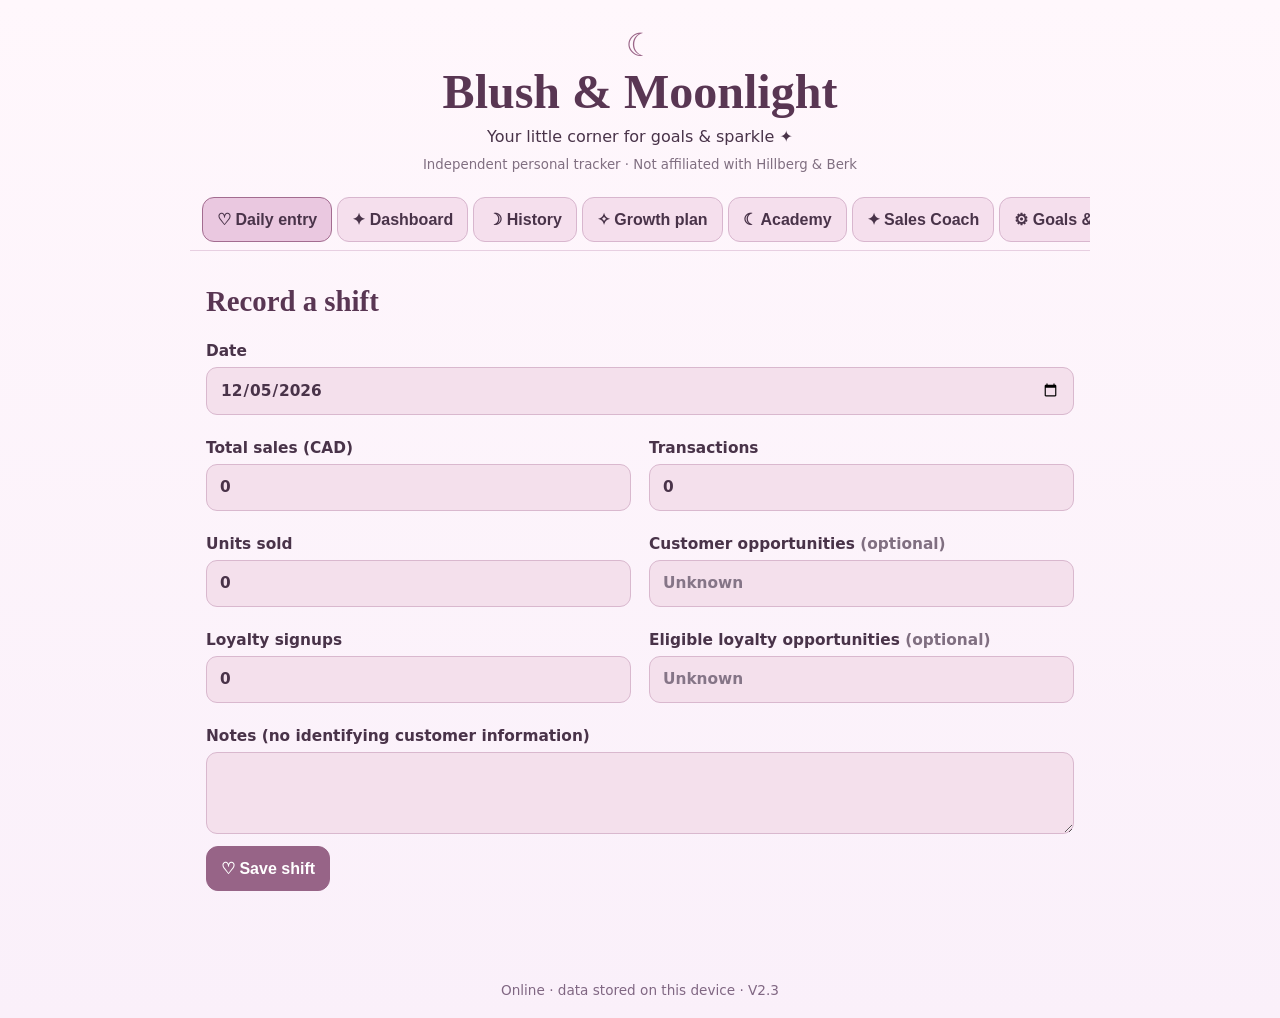
<file: index.html>
<!doctype html><html lang="en"><head><meta charset="utf-8"><meta name="viewport" content="width=device-width,initial-scale=1,viewport-fit=cover"><meta name="theme-color" content="#754a70"><meta name="description" content="Offline personal jewelry sales tracker"><link rel="manifest" href="manifest.webmanifest"><link rel="icon" href="icons/icon-192.png"><link rel="stylesheet" href="style.css"><title>Blush & Moonlight</title></head><body><header><div class="moon">☾</div><h1>Blush & Moonlight</h1><p>Your little corner for goals & sparkle ✦</p><small>Independent personal tracker · Not affiliated with Hillberg & Berk</small></header><nav aria-label="Sections"><button data-page="entry" class="active">♡ Daily entry</button><button data-page="dashboard">✦ Dashboard</button><button data-page="history">☽ History</button><button data-page="development">✧ Growth plan</button><button data-page="academy">☾ Academy</button><button data-page="coach">✦ Sales Coach</button><button data-page="goals">⚙ Goals & backup</button></nav><main><section id="entry" class="page"><h2>Record a shift</h2><form id="shiftForm"><label>Date<input type="date" id="date" required></label><div class="fields"><label>Total sales (CAD)<input id="sales" type="number" min="0" step="0.01" required value="0"></label><label>Transactions<input id="transactions" type="number" min="0" step="1" required value="0"></label><label>Units sold<input id="units" type="number" min="0" step="1" required value="0"></label><label>Customer opportunities <span class="hint">(optional)</span><input id="opportunities" type="number" min="0" step="1" placeholder="Unknown"></label><label>Loyalty signups<input id="signups" type="number" min="0" step="1" required value="0"></label><label>Eligible loyalty opportunities <span class="hint">(optional)</span><input id="eligible" type="number" min="0" step="1" placeholder="Unknown"></label></div><label>Notes (no identifying customer information)<textarea id="notes" rows="3" maxlength="500"></textarea></label><button class="primary" type="submit">♡ Save shift</button><p id="entryMessage" role="status"></p></form></section><section id="dashboard" class="page hidden"><h2>Performance overview</h2><label>Period<select id="period"><option value="week">This week (Mon–Sun)</option><option value="month">This month</option><option value="all">All time</option></select></label><div class="cards" id="cards"></div><div id="progress"></div><h3>Daily sales</h3><div id="bars"></div><h3>Little coaching notes ✦</h3><div id="coaching" class="panel"></div><aside class="santana-note" aria-label="A note for Santana"><div class="santana-note-title">♡ A Note for Santana ☠</div><p>I love you Santana and remember to tell yourself &quot;i've gotten a ton of work done today. ... a skele-ton.&quot; &lt;3</p><div class="santana-note-end">☾ ✧ ♡</div></aside></section><section id="history" class="page hidden"><h2>Saved shifts</h2><div id="historyList"></div></section><section id="development" class="page hidden">
<h2>✧ Your growth plan</h2><p>Three small areas of growth: selling thoughtfully, knowing your jewelry, and leading with care. All activities work offline.</p>
<div id="gamePlan" class="panel"></div>
<h3>Today's development check-in</h3>
<form id="growthForm" class="panel">
<label>Date<input type="date" id="growthDate" required></label>
<label>Sales practice<select id="salesPractice"><option value="discovery">Ask a thoughtful discovery question</option><option value="styling">Suggest a relevant coordinating piece</option><option value="loyalty">Explain loyalty benefits without pressure</option><option value="followup">Invite the customer to consider next steps</option></select></label>
<label>Product knowledge practice<select id="knowledgePractice"><option value="materials">Review metal and plating basics</option><option value="care">Explain jewelry care clearly</option><option value="styling">Practice layering and styling</option><option value="gifting">Practice gift discovery</option></select></label>
<label>Leadership practice<select id="leadershipPractice"><option value="support">Support a teammate during a busy moment</option><option value="feedback">Give specific, kind feedback</option><option value="prioritize">Prioritize tasks during a rush</option><option value="reflect">Reflect on one leadership decision</option></select></label>
<label><input type="checkbox" id="salesDone" class="inline-check"> Completed sales practice</label>
<label><input type="checkbox" id="knowledgeDone" class="inline-check"> Completed knowledge practice</label>
<label><input type="checkbox" id="leadershipDone" class="inline-check"> Completed leadership practice</label>
<label>One thing that went well<textarea id="growthWin" maxlength="350" rows="2" placeholder="Keep notes general; no names or confidential details"></textarea></label>
<label>One thing to try next time<textarea id="growthNext" maxlength="350" rows="2"></textarea></label>
<button class="primary" type="submit">Save development check-in</button><p id="growthMessage" role="status"></p>
</form>
<h3>Jewelry knowledge mini-quiz</h3><div class="panel"><p id="quizQuestion"></p><div id="quizAnswers" class="quiz-answers"></div><p id="quizFeedback" role="status"></p><button type="button" id="nextQuestion">Next question ↻</button></div>
<h3>Recent development</h3><div id="growthHistory"></div>
<p class="hint">Learning content is general jewelry guidance, not verified employer-specific product or policy information. Check approved product documentation before making claims to customers.</p>
</section><section id="academy" class="page hidden"><h2>☾ Moonlight Academy</h2><p>Short lessons, gentle progress, and practical skills. Your progress stays on this device.</p><h3>Performance trends</h3><div class="panel"><p>Compare recent shifts with the preceding period. Averages are calculated from recorded data, not estimated shifts.</p><label>Comparison window<select id="trendWindow"><option value="7">Last 7 days vs previous 7</option><option value="14">Last 14 days vs previous 14</option><option value="30">Last 30 days vs previous 30</option></select></label><div id="trendResults" aria-live="polite"></div></div><h3>Mini lessons</h3><div id="lessonList"></div><h3>Leadership scenarios</h3><div id="scenarioList"></div><h3>Little moon milestones ✧</h3><div id="achievements" class="panel"></div><p class="hint">Lessons provide general education. Confirm specific product materials, warranties, loyalty terms, and store policies using approved employer sources.</p></section><section id="coach" class="page hidden"><h2>✦ Personal Sales Coach</h2><p>Pick one gentle technique to practise, record what you tried, and compare your results over time. Everything stays on this device.</p><div id="coachRecommendation" class="panel" aria-live="polite"></div><h3>Technique tracker</h3><form id="coachForm" class="panel"><label>Shift date<input id="coachDate" type="date" required></label><label>Technique<select id="coachTechnique"><option value="discovery">Ask a thoughtful discovery question</option><option value="pairing">Offer a relevant coordinating piece</option><option value="loyalty">Explain approved loyalty benefits</option><option value="care">Share a verified care or styling tip</option></select></label><label>How many customer conversations did you practise it in? <span class="hint">(optional)</span><input id="coachCount" type="number" min="0" max="9999" step="1" placeholder="Not counted"></label><label>How did it feel?<select id="coachFeeling"><option value="comfortable">Comfortable</option><option value="learning">Still learning</option><option value="difficult">Challenging</option></select></label><label>Reflection (no names or confidential information)<textarea id="coachNotes" rows="2" maxlength="300" placeholder="What felt natural? What could improve?"></textarea></label><button class="primary" type="submit">Save technique practice</button><p id="coachMessage" role="status"></p></form><h3>What the numbers suggest</h3><div id="coachInsights" class="panel"></div><h3>Recent practice</h3><div id="coachHistory"></div><p class="hint">These are observational comparisons, not proof a technique caused sales to change. Foot traffic, promotions, shift length, and customer needs can all affect results. Respect customer choice and workplace policies.</p></section><section id="goals" class="page hidden"><h2>Goals & privacy</h2><form id="goalsForm"><div class="fields"><label>Weekly sales target ($)<input id="goalSales" type="number" min="0" step="0.01"></label><label>Average transaction target ($)<input id="goalAtv" type="number" min="0" step="0.01"></label><label>Units per transaction target<input id="goalUpt" type="number" min="0" step="0.01"></label><label>Conversion target (%)<input id="goalConversion" type="number" min="0" max="100" step="0.1"></label><label>Loyalty signup target (%)<input id="goalLoyalty" type="number" min="0" max="100" step="0.1"></label></div><button class="primary" type="submit">Save goals</button></form><h3>Backups</h3><p>Data stays in this browser's local storage on this device. Export regularly: clearing site data, uninstalling, or losing your phone can erase it. Backups are unencrypted, so store them privately.</p><button id="export">Export JSON backup</button> <label class="filebtn">Import JSON backup<input id="import" type="file" accept="application/json,.json" hidden></label><button id="csv">Export shifts CSV</button><p id="backupMessage" role="status"></p><h3>Privacy</h3><p>No account, server, analytics, or external API. Do not enter customer names, contact details, or confidential company data. Only record figures your employer permits you to keep.</p></section></main><footer><span id="offlineStatus">Checking offline status…</span> · V2.3</footer><script src="app.js" defer></script></body></html>
</file>
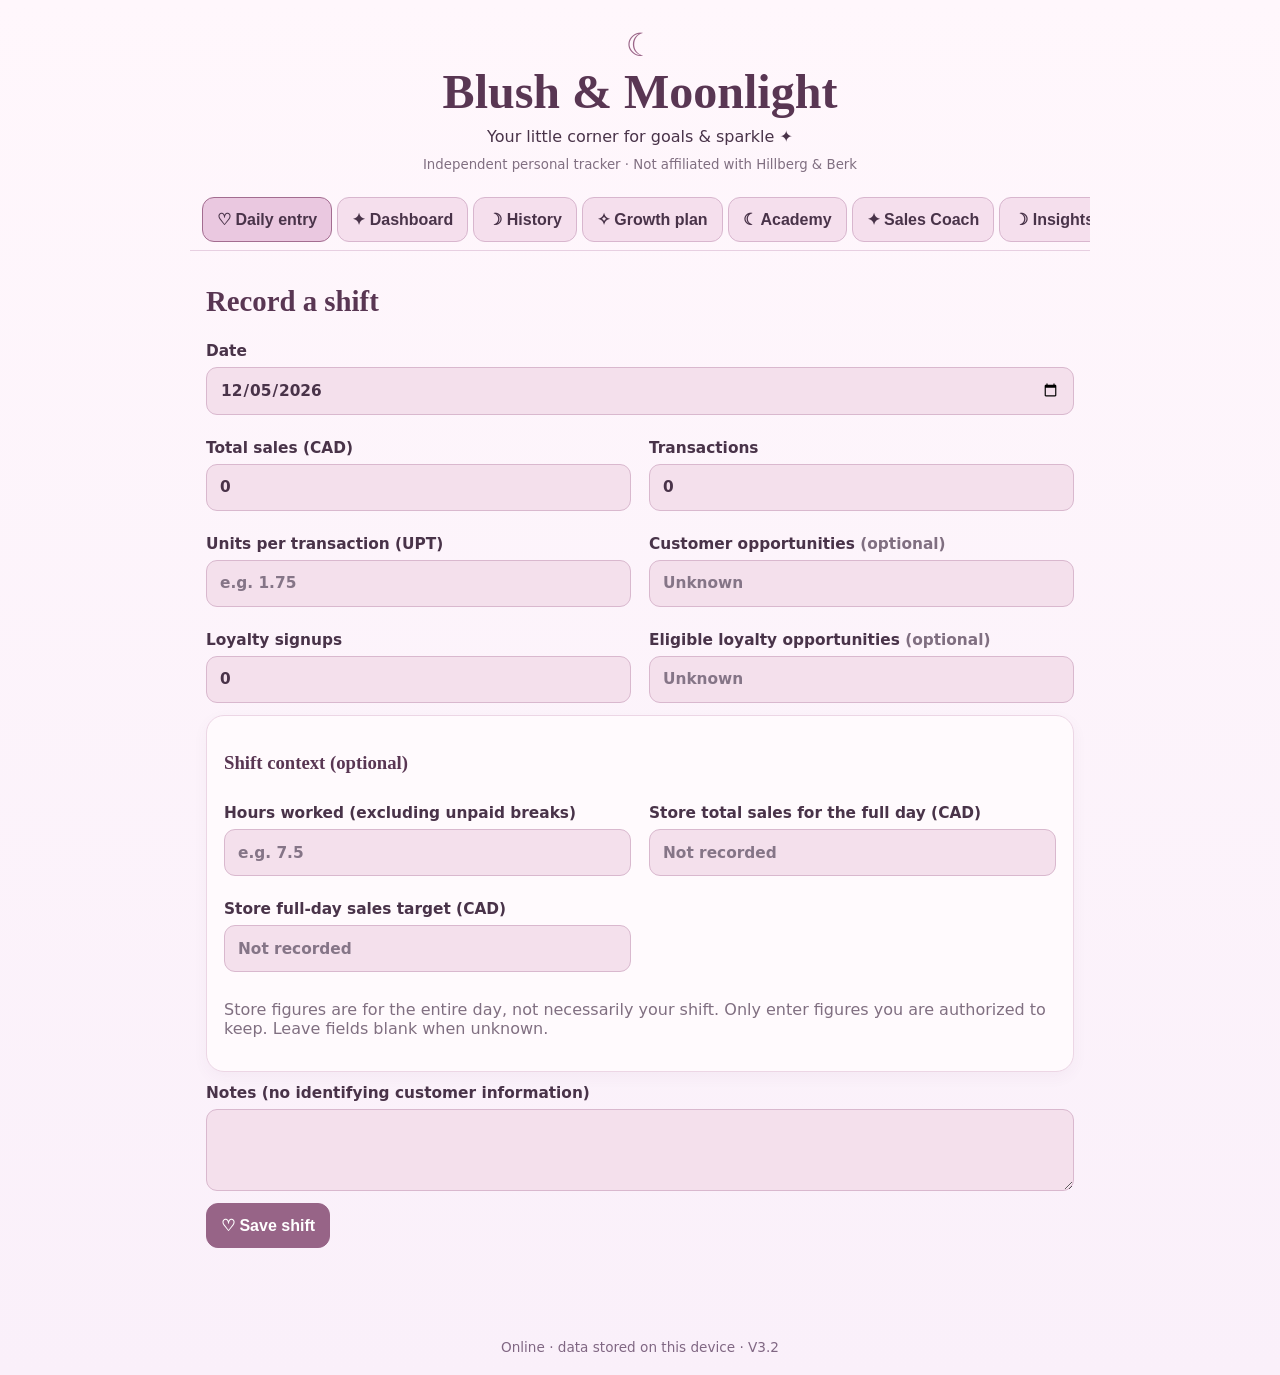
<file: blush_moonlight_v2/index.html>
<!doctype html><html lang="en"><head><meta charset="utf-8"><meta name="viewport" content="width=device-width,initial-scale=1,viewport-fit=cover"><meta name="theme-color" content="#754a70"><meta name="description" content="Offline personal jewelry sales tracker"><link rel="manifest" href="manifest.webmanifest"><link rel="icon" href="icons/icon-192.png"><link rel="stylesheet" href="style.css"><title>Blush & Moonlight</title></head><body><header><div class="moon">☾</div><h1>Blush & Moonlight</h1><p>Your little corner for goals & sparkle ✦</p><small>Independent personal tracker · Not affiliated with Hillberg & Berk</small></header><nav aria-label="Sections"><button data-page="entry" class="active">♡ Daily entry</button><button data-page="dashboard">✦ Dashboard</button><button data-page="history">☽ History</button><button data-page="development">✧ Growth plan</button><button data-page="academy">☾ Academy</button><button data-page="coach">✦ Sales Coach</button><button data-page="insights">☽ Insights</button><button data-page="market">✧ Market Radar</button><button data-page="goals">⚙ Goals & backup</button></nav><main><section id="entry" class="page"><h2>Record a shift</h2><form id="shiftForm"><label>Date<input type="date" id="date" required></label><div class="fields"><label>Total sales (CAD)<input id="sales" type="number" min="0" step="0.01" required value="0"></label><label>Transactions<input id="transactions" type="number" min="0" step="1" required value="0"></label><label>Units per transaction (UPT)<input id="upt" type="number" min="0" max="100" step="0.01" required placeholder="e.g. 1.75"></label><label>Customer opportunities <span class="hint">(optional)</span><input id="opportunities" type="number" min="0" step="1" placeholder="Unknown"></label><label>Loyalty signups<input id="signups" type="number" min="0" step="1" required value="0"></label><label>Eligible loyalty opportunities <span class="hint">(optional)</span><input id="eligible" type="number" min="0" step="1" placeholder="Unknown"></label></div><div class="panel"><h3>Shift context (optional)</h3><div class="fields"><label>Hours worked (excluding unpaid breaks)<input id="hoursWorked" type="number" min="0.25" max="24" step="0.25" placeholder="e.g. 7.5"></label><label>Store total sales for the full day (CAD)<input id="storeSales" type="number" min="0" step="0.01" placeholder="Not recorded"></label><label>Store full-day sales target (CAD)<input id="storeTarget" type="number" min="0" step="0.01" placeholder="Not recorded"></label></div><p class="hint">Store figures are for the entire day, not necessarily your shift. Only enter figures you are authorized to keep. Leave fields blank when unknown.</p></div><label>Notes (no identifying customer information)<textarea id="notes" rows="3" maxlength="500"></textarea></label><button class="primary" type="submit">♡ Save shift</button><p id="entryMessage" role="status"></p></form></section><section id="dashboard" class="page hidden"><h2>Performance overview</h2><label>Period<select id="period"><option value="week">This week (Mon–Sun)</option><option value="month">This month</option><option value="all">All time</option></select></label><div class="cards" id="cards"></div><div id="progress"></div><h3>Daily sales</h3><div id="bars"></div><h3>Little coaching notes ✦</h3><div id="coaching" class="panel"></div><aside class="santana-note" aria-label="A note for Santana"><div class="santana-note-title">♡ A Note for Santana ☠</div><p>I love you Santana and remember to tell yourself &quot;i've gotten a ton of work done today. ... a skele-ton.&quot; &lt;3</p><div class="santana-note-end">☾ ✧ ♡</div></aside></section><section id="history" class="page hidden"><h2>Saved shifts</h2><div id="historyList"></div></section><section id="development" class="page hidden">
<h2>✧ Your growth plan</h2><p>Three small areas of growth: selling thoughtfully, knowing your jewelry, and leading with care. All activities work offline.</p>
<div id="gamePlan" class="panel"></div>
<h3>Today's development check-in</h3>
<form id="growthForm" class="panel">
<label>Date<input type="date" id="growthDate" required></label>
<label>Sales practice<select id="salesPractice"><option value="discovery">Ask a thoughtful discovery question</option><option value="styling">Suggest a relevant coordinating piece</option><option value="loyalty">Explain loyalty benefits without pressure</option><option value="followup">Invite the customer to consider next steps</option></select></label>
<label>Product knowledge practice<select id="knowledgePractice"><option value="materials">Review metal and plating basics</option><option value="care">Explain jewelry care clearly</option><option value="styling">Practice layering and styling</option><option value="gifting">Practice gift discovery</option></select></label>
<label>Leadership practice<select id="leadershipPractice"><option value="support">Support a teammate during a busy moment</option><option value="feedback">Give specific, kind feedback</option><option value="prioritize">Prioritize tasks during a rush</option><option value="reflect">Reflect on one leadership decision</option></select></label>
<label><input type="checkbox" id="salesDone" class="inline-check"> Completed sales practice</label>
<label><input type="checkbox" id="knowledgeDone" class="inline-check"> Completed knowledge practice</label>
<label><input type="checkbox" id="leadershipDone" class="inline-check"> Completed leadership practice</label>
<label>One thing that went well<textarea id="growthWin" maxlength="350" rows="2" placeholder="Keep notes general; no names or confidential details"></textarea></label>
<label>One thing to try next time<textarea id="growthNext" maxlength="350" rows="2"></textarea></label>
<button class="primary" type="submit">Save development check-in</button><p id="growthMessage" role="status"></p>
</form>
<h3>Jewelry knowledge mini-quiz</h3><div class="panel"><p id="quizQuestion"></p><div id="quizAnswers" class="quiz-answers"></div><p id="quizFeedback" role="status"></p><button type="button" id="nextQuestion">Next question ↻</button></div>
<h3>Recent development</h3><div id="growthHistory"></div>
<p class="hint">Learning content is general jewelry guidance, not verified employer-specific product or policy information. Check approved product documentation before making claims to customers.</p>
</section><section id="academy" class="page hidden"><h2>☾ Moonlight Academy</h2><p>Short lessons, gentle progress, and practical skills. Your progress stays on this device.</p><h3>Performance trends</h3><div class="panel"><p>Compare recent shifts with the preceding period. Averages are calculated from recorded data, not estimated shifts.</p><label>Comparison window<select id="trendWindow"><option value="7">Last 7 days vs previous 7</option><option value="14">Last 14 days vs previous 14</option><option value="30">Last 30 days vs previous 30</option></select></label><div id="trendResults" aria-live="polite"></div></div><h3>Mini lessons</h3><div id="lessonList"></div><h3>Leadership scenarios</h3><div id="scenarioList"></div><h3>Little moon milestones ✧</h3><div id="achievements" class="panel"></div><p class="hint">Lessons provide general education. Confirm specific product materials, warranties, loyalty terms, and store policies using approved employer sources.</p></section><section id="coach" class="page hidden"><h2>✦ Personal Sales Coach</h2><p>Pick one gentle technique to practise, record what you tried, and compare your results over time. Everything stays on this device.</p><div id="coachRecommendation" class="panel" aria-live="polite"></div><h3>Technique tracker</h3><form id="coachForm" class="panel"><label>Shift date<input id="coachDate" type="date" required></label><label>Technique<select id="coachTechnique"><option value="discovery">Ask a thoughtful discovery question</option><option value="pairing">Offer a relevant coordinating piece</option><option value="loyalty">Explain approved loyalty benefits</option><option value="care">Share a verified care or styling tip</option></select></label><label>How many customer conversations did you practise it in? <span class="hint">(optional)</span><input id="coachCount" type="number" min="0" max="9999" step="1" placeholder="Not counted"></label><label>How did it feel?<select id="coachFeeling"><option value="comfortable">Comfortable</option><option value="learning">Still learning</option><option value="difficult">Challenging</option></select></label><label>Reflection (no names or confidential information)<textarea id="coachNotes" rows="2" maxlength="300" placeholder="What felt natural? What could improve?"></textarea></label><button class="primary" type="submit">Save technique practice</button><p id="coachMessage" role="status"></p></form><h3>What the numbers suggest</h3><div id="coachInsights" class="panel"></div><h3>Recent practice</h3><div id="coachHistory"></div><p class="hint">These are observational comparisons, not proof a technique caused sales to change. Foot traffic, promotions, shift length, and customer needs can all affect results. Respect customer choice and workplace policies.</p></section><section id="insights" class="page hidden"><h2>☽ Personal & store insights</h2><p>Compare your own sales fairly across shifts. Store figures are full-day context only.</p><label>Review period<select id="insightWindow"><option value="7">Last 7 days</option><option value="14">Last 14 days</option><option value="30">Last 30 days</option><option value="all">All recorded days</option></select></label><h3>Personal performance</h3><div id="personalInsights" class="cards"></div><div id="insightNotes" class="panel"></div><h3>Store overview (optional)</h3><div id="storeInsights" class="panel"></div><h3>Personal bests ✦</h3><div id="personalBests" class="panel"></div><h3>Weekly reflection</h3><div id="weeklyReflection" class="panel"></div><p class="hint">Comparisons are descriptive, not employee rankings. Full-day store sales may cover hours you did not work. Only save store figures with permission.</p></section><section id="market" class="page hidden"><h2>✧ Moonlight Market Radar</h2><p>Public jewelry research, organized into three areas. The dated research library works offline. Weekly public headline updates are available when connected; cached headlines remain readable offline.</p><div class="panel"><strong>Research snapshot: October 2026</strong><p class="hint">These are sourced observations, not forecasts for Santana’s specific store. Open original sources online to check for updates.</p><label>Research area<select id="marketArea"><option value="canada">Canada & Saskatchewan</option><option value="global">Global jewelry trends</option><option value="brands">Hillberg & Berk and competitors</option></select></label><div id="marketCards"></div></div><h3>Weekly public market headlines</h3><div class="panel"><p class="hint">Automatically collected public headlines are research leads, not verified claims or personal sales forecasts. Open each source to assess it.</p><p id="liveMarketStatus" role="status">Checking cached headlines…</p><button type="button" id="refreshMarket">Check for new headlines</button><div id="liveMarketCards"></div></div><h3>Seasonal opportunity planner</h3><div id="marketCalendar" class="panel"></div><h3>My research notes</h3><p>Save a non-confidential idea to revisit later. Notes stay on this device and are included in JSON backups.</p><form id="marketNoteForm" class="panel"><label>Research topic<input id="marketNoteTopic" maxlength="90" required placeholder="e.g. Gift options for budget-conscious shoppers"></label><label>Observation or question<textarea id="marketNoteText" rows="3" maxlength="500" required></textarea></label><button class="primary" type="submit">Save research note</button><p id="marketNoteStatus" role="status"></p></form><div id="marketNotes"></div><p class="hint">Independent personal learning tool. No affiliation with Hillberg & Berk or the other retailers named. Never copy confidential workplace information into research notes.</p></section><section id="goals" class="page hidden"><h2>Goals & privacy</h2><form id="goalsForm"><div class="fields"><label>Weekly sales target ($)<input id="goalSales" type="number" min="0" step="0.01"></label><label>Average transaction target ($)<input id="goalAtv" type="number" min="0" step="0.01"></label><label>Units per transaction target<input id="goalUpt" type="number" min="0" step="0.01"></label><label>Conversion target (%)<input id="goalConversion" type="number" min="0" max="100" step="0.1"></label><label>Loyalty signup target (%)<input id="goalLoyalty" type="number" min="0" max="100" step="0.1"></label></div><button class="primary" type="submit">Save goals</button></form><h3>Backups</h3><p>Data stays in this browser's local storage on this device. Export regularly: clearing site data, uninstalling, or losing your phone can erase it. Backups are unencrypted, so store them privately.</p><button id="export">Export JSON backup</button> <label class="filebtn">Import JSON backup<input id="import" type="file" accept="application/json,.json" hidden></label><button id="csv">Export shifts CSV</button><p id="backupMessage" role="status"></p><h3>Privacy</h3><p>No account or analytics. Market Radar downloads a public JSON headline feed when online; personal sales data is never sent to it. Do not enter customer names, contact details, or confidential company data. Only record figures your employer permits you to keep.</p></section></main><footer><span id="offlineStatus">Checking offline status…</span> · V3.2</footer><script src="app.js" defer></script></body></html>
</file>
<file: style.css>
:root{color-scheme:light;font-family:system-ui,-apple-system,'Segoe UI',sans-serif;color:#493349;background:#fff8fc}*{box-sizing:border-box}body{margin:0;background:linear-gradient(#fff7fc,#faf0fa);min-height:100vh}header{text-align:center;padding:26px 12px 16px}h1,h2,h3{font-family:Georgia,serif;color:#593653}h1{font-size:clamp(1.9rem,6vw,3rem);margin:0}h2{font-size:1.8rem}.moon{font-size:2rem;color:#9b6588}header p{margin:8px}small,.hint{color:#806f81}nav{display:flex;overflow-x:auto;gap:5px;max-width:900px;margin:auto;padding:8px 12px;border-bottom:1px solid #e7cfe1}button,.filebtn{cursor:pointer;border:1px solid #d8b6ce;background:#f5dfed;color:#493349;padding:12px 14px;border-radius:12px;font-size:1rem;font-weight:600}nav button{white-space:nowrap;flex:1}nav button.active{background:#eac8e0;border-color:#a36c90}.primary{background:#976487;color:#fff;border-color:#976487}main{max-width:900px;margin:auto;padding:10px 16px 55px}.hidden{display:none!important}label{display:block;font-size:.96rem;font-weight:600;margin:12px 0;color:#493349}input,textarea,select{display:block;width:100%;margin-top:7px;background:#f4e0ec;color:#493349!important;border:1px solid #d9b8ce;border-radius:11px;padding:13px;font:inherit;min-height:47px}input::placeholder{color:#857587}input:focus,textarea:focus,select:focus{outline:3px solid #d8b1d1}.fields{display:grid;grid-template-columns:repeat(2,minmax(0,1fr));gap:0 18px}.cards{display:grid;grid-template-columns:repeat(3,minmax(0,1fr));gap:12px;margin:20px 0}.card,.panel,.historyrow{background:#fffafd;border:1px solid #ecd6e5;border-radius:18px;padding:17px;box-shadow:0 5px 15px #6b42620c}.card span{display:block;color:#806783;font-size:.85rem}.card strong{display:block;font-size:clamp(1.2rem,3vw,2rem);font-weight:500;margin-top:8px;overflow-wrap:anywhere}.barline{margin:10px 0}.track{height:13px;border-radius:12px;background:#f0d9e8;overflow:hidden}.fill{height:100%;background:#9d6a90}.salesbar{height:18px;border-radius:5px;background:#c99dbd;min-width:3px}.barrow{display:grid;grid-template-columns:100px 1fr 90px;align-items:center;gap:10px;margin:12px 0}.historyrow{margin:12px 0}.historyrow button{margin-top:10px;margin-right:8px}.filebtn{display:inline-block}footer{text-align:center;padding:20px;color:#806783;font-size:.85rem}#entryMessage,#backupMessage{font-weight:600}button:focus-visible{outline:3px solid #754a70}@media(max-width:600px){.fields{grid-template-columns:1fr}.cards{grid-template-columns:repeat(2,minmax(0,1fr))}nav button{font-size:.82rem;padding:12px 9px}.barrow{grid-template-columns:65px 1fr 70px;font-size:.82rem}main{padding:8px 12px 50px}}

/* V2.1 growth plan */
.quiz-answers{display:grid;gap:9px;margin:12px 0}.quiz-answers button{text-align:left}
.quiz-answers button:disabled{opacity:.8;cursor:default}
.inline-check{display:inline-block;width:20px;height:20px;min-height:0;vertical-align:middle;margin:0 8px 0 0;accent-color:#976487}
#gamePlan p{line-height:1.55}#growthHistory .historyrow p{overflow-wrap:anywhere}

.santana-note{margin:22px 0;padding:22px 18px;border:2px solid #d5a7c6;border-radius:18px;background:#f9eaf4;color:#543650;text-align:center;box-shadow:0 3px 14px #754a701a}.santana-note-title{font-weight:750;font-size:1.12rem;letter-spacing:.02em}.santana-note p{font-size:1.03rem;line-height:1.65;margin:12px auto;max-width:36rem;overflow-wrap:anywhere}.santana-note-end{color:#966b92;letter-spacing:.5em}

.academy-card{margin:12px 0}.academy-card h4{margin:0 0 8px}.academy-card p{line-height:1.5}.academy-card label{display:flex;align-items:center;gap:6px;margin-top:10px}#trendResults p{overflow-wrap:anywhere}

/* V2.3 sales coach */
#coachRecommendation h3{margin-top:0}#coachInsights p{line-height:1.55}#coachHistory .historyrow{overflow-wrap:anywhere}
</file>
<file: blush_moonlight_v2/style.css>
:root{color-scheme:light;font-family:system-ui,-apple-system,'Segoe UI',sans-serif;color:#493349;background:#fff8fc}*{box-sizing:border-box}body{margin:0;background:linear-gradient(#fff7fc,#faf0fa);min-height:100vh}header{text-align:center;padding:26px 12px 16px}h1,h2,h3{font-family:Georgia,serif;color:#593653}h1{font-size:clamp(1.9rem,6vw,3rem);margin:0}h2{font-size:1.8rem}.moon{font-size:2rem;color:#9b6588}header p{margin:8px}small,.hint{color:#806f81}nav{display:flex;overflow-x:auto;gap:5px;max-width:900px;margin:auto;padding:8px 12px;border-bottom:1px solid #e7cfe1}button,.filebtn{cursor:pointer;border:1px solid #d8b6ce;background:#f5dfed;color:#493349;padding:12px 14px;border-radius:12px;font-size:1rem;font-weight:600}nav button{white-space:nowrap;flex:1}nav button.active{background:#eac8e0;border-color:#a36c90}.primary{background:#976487;color:#fff;border-color:#976487}main{max-width:900px;margin:auto;padding:10px 16px 55px}.hidden{display:none!important}label{display:block;font-size:.96rem;font-weight:600;margin:12px 0;color:#493349}input,textarea,select{display:block;width:100%;margin-top:7px;background:#f4e0ec;color:#493349!important;border:1px solid #d9b8ce;border-radius:11px;padding:13px;font:inherit;min-height:47px}input::placeholder{color:#857587}input:focus,textarea:focus,select:focus{outline:3px solid #d8b1d1}.fields{display:grid;grid-template-columns:repeat(2,minmax(0,1fr));gap:0 18px}.cards{display:grid;grid-template-columns:repeat(3,minmax(0,1fr));gap:12px;margin:20px 0}.card,.panel,.historyrow{background:#fffafd;border:1px solid #ecd6e5;border-radius:18px;padding:17px;box-shadow:0 5px 15px #6b42620c}.card span{display:block;color:#806783;font-size:.85rem}.card strong{display:block;font-size:clamp(1.2rem,3vw,2rem);font-weight:500;margin-top:8px;overflow-wrap:anywhere}.barline{margin:10px 0}.track{height:13px;border-radius:12px;background:#f0d9e8;overflow:hidden}.fill{height:100%;background:#9d6a90}.salesbar{height:18px;border-radius:5px;background:#c99dbd;min-width:3px}.barrow{display:grid;grid-template-columns:100px 1fr 90px;align-items:center;gap:10px;margin:12px 0}.historyrow{margin:12px 0}.historyrow button{margin-top:10px;margin-right:8px}.filebtn{display:inline-block}footer{text-align:center;padding:20px;color:#806783;font-size:.85rem}#entryMessage,#backupMessage{font-weight:600}button:focus-visible{outline:3px solid #754a70}@media(max-width:600px){.fields{grid-template-columns:1fr}.cards{grid-template-columns:repeat(2,minmax(0,1fr))}nav button{font-size:.82rem;padding:12px 9px}.barrow{grid-template-columns:65px 1fr 70px;font-size:.82rem}main{padding:8px 12px 50px}}

/* V2.1 growth plan */
.quiz-answers{display:grid;gap:9px;margin:12px 0}.quiz-answers button{text-align:left}
.quiz-answers button:disabled{opacity:.8;cursor:default}
.inline-check{display:inline-block;width:20px;height:20px;min-height:0;vertical-align:middle;margin:0 8px 0 0;accent-color:#976487}
#gamePlan p{line-height:1.55}#growthHistory .historyrow p{overflow-wrap:anywhere}

.santana-note{margin:22px 0;padding:22px 18px;border:2px solid #d5a7c6;border-radius:18px;background:#f9eaf4;color:#543650;text-align:center;box-shadow:0 3px 14px #754a701a}.santana-note-title{font-weight:750;font-size:1.12rem;letter-spacing:.02em}.santana-note p{font-size:1.03rem;line-height:1.65;margin:12px auto;max-width:36rem;overflow-wrap:anywhere}.santana-note-end{color:#966b92;letter-spacing:.5em}

.academy-card{margin:12px 0}.academy-card h4{margin:0 0 8px}.academy-card p{line-height:1.5}.academy-card label{display:flex;align-items:center;gap:6px;margin-top:10px}#trendResults p{overflow-wrap:anywhere}

/* V2.3 sales coach */
#coachRecommendation h3{margin-top:0}#coachInsights p{line-height:1.55}#coachHistory .historyrow{overflow-wrap:anywhere}

#insights .panel p{line-height:1.55}#insights .cards{margin-bottom:16px}

.market-card{background:#fff9fc;border:1px solid #e9d6e5;border-radius:14px;padding:15px;margin:12px 0;overflow-wrap:anywhere}.market-card h3{margin-top:0}.market-card a{color:#754a70;font-weight:650}.market-card p{line-height:1.5}
</file>
